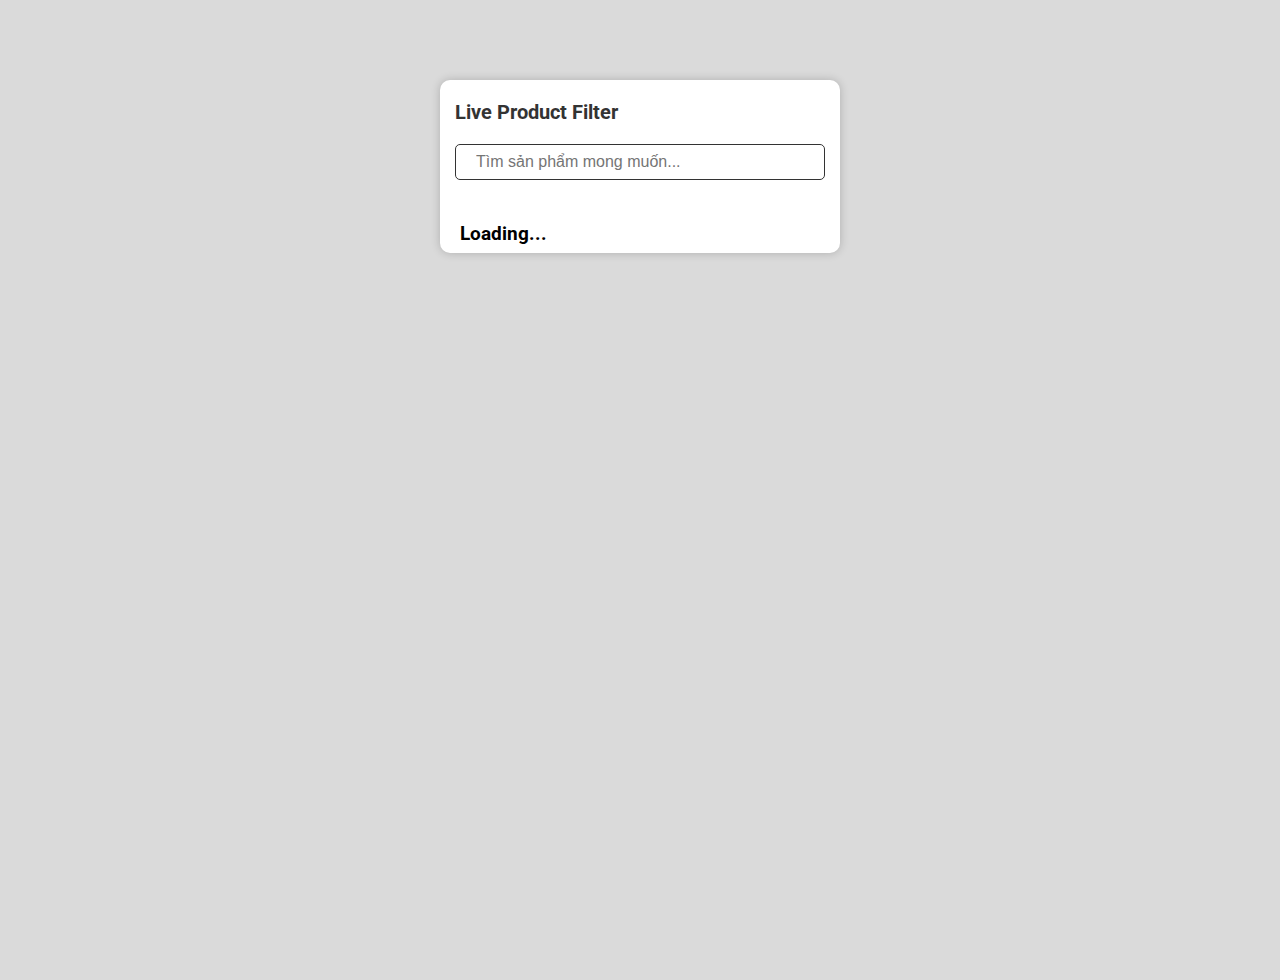
<file: 10day-product-load/index.html>
<!DOCTYPE html>
<html lang="en">
  <head>
    <meta charset="UTF-8" />
    <meta name="viewport" content="width=device-width, initial-scale=1.0" />

    <link
      rel="stylesheet"
      href="https://cdnjs.cloudflare.com/ajax/libs/font-awesome/6.0.0-beta2/css/all.min.css"
      integrity="sha512-YWzhKL2whUzgiheMoBFwW8CKV4qpHQAEuvilg9FAn5VJUDwKZZxkJNuGM4XkWuk94WCrrwslk8yWNGmY1EduTA=="
      crossorigin="anonymous"
      referrerpolicy="no-referrer"
    />

    <link rel="stylesheet" href="style.css" />
    <title>Live Product Filter</title>
  </head>
  <body>
    <div class="container">
      <header>
        <h4 class="title">Live Product Filter</h4>
        <div class="form-input">
          <i class="fas fa-search"></i>
          <input
            type="text"
            id="filter"
            placeholder="Tìm sản phẩm mong muốn..."
          />
        </div>
      </header>

      <div class="products">
        <div>
          <h3>Loading...</h3>
        </div>
      </div>
    </div>
    <script src="main.js"></script>
  </body>
</html>
</file>
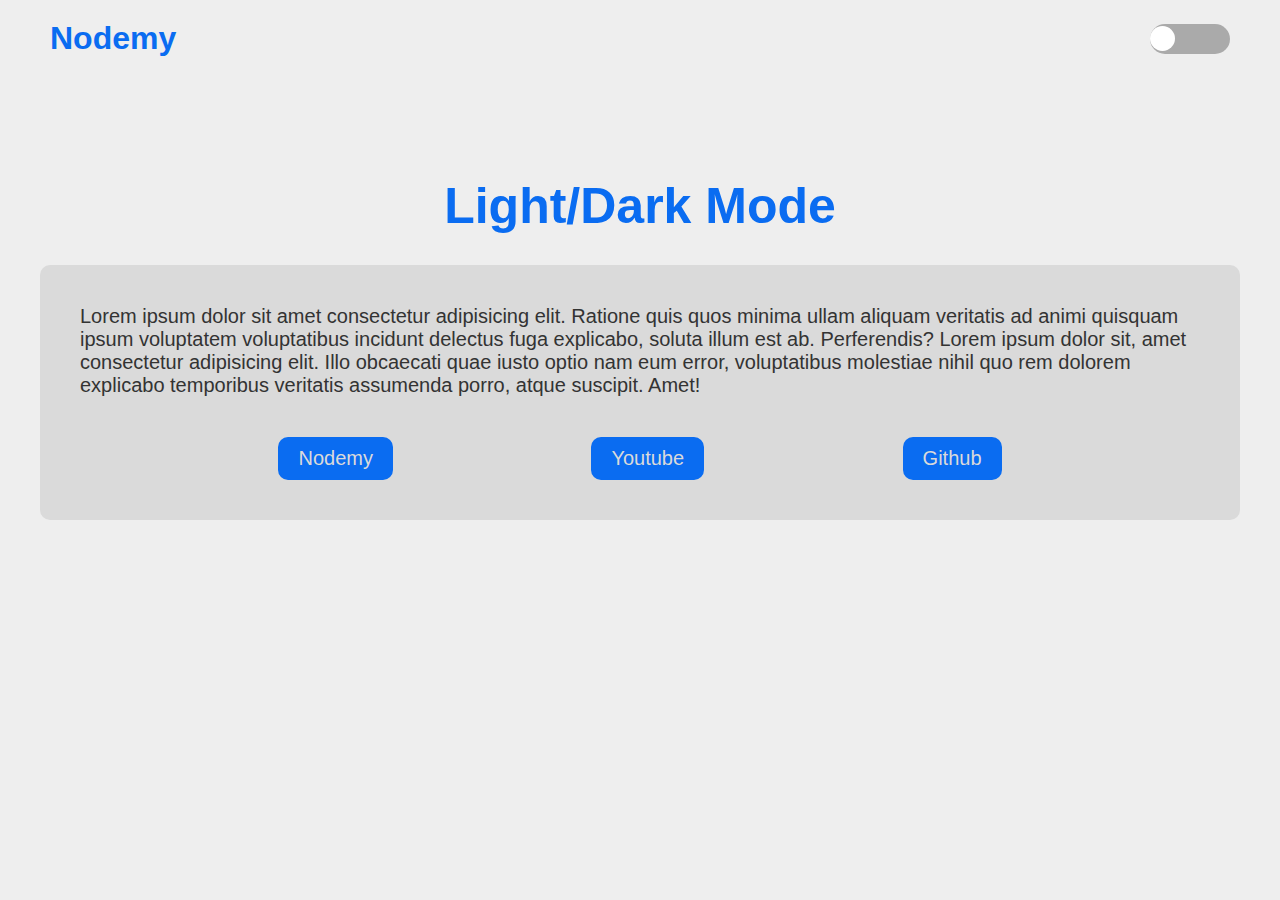
<file: 11day-darkmode/index.html>
<!DOCTYPE html>
<html lang="en">
  <head>
    <meta charset="UTF-8" />
    <meta http-equiv="X-UA-Compatible" content="IE=edge" />
    <meta name="viewport" content="width=device-width, initial-scale=1.0" />
    <title>Dark And Light Mode</title>
    <link rel="stylesheet" href="style.css" />
  </head>
  <body>
    <header>
      <h1>Nodemy</h1>
      <div class="toggle">
        <input type="checkbox" id="toggleMode" hidden />
        <label for="toggleMode"></label>
      </div>
    </header>
    <main>
      <h2>Light/Dark Mode</h2>
      <div class="box">
        <p>
          Lorem ipsum dolor sit amet consectetur adipisicing elit. Ratione quis
          quos minima ullam aliquam veritatis ad animi quisquam ipsum voluptatem
          voluptatibus incidunt delectus fuga explicabo, soluta illum est ab.
          Perferendis? Lorem ipsum dolor sit, amet consectetur adipisicing elit.
          Illo obcaecati quae iusto optio nam eum error, voluptatibus molestiae
          nihil quo rem dolorem explicabo temporibus veritatis assumenda porro,
          atque suscipit. Amet!
        </p>
        <div class="box-social">
          <a target="_blank" href="https://www.nodemy.vn/projects-html-css-js"
            >Nodemy</a
          >
          <a
            target="_blank"
            href="https://www.youtube.com/watch?v=3odtU8VL3Mc&list=PLodO7Gi1F7R0zA8RkRHcDgnPduNBmjkb5"
            >Youtube</a
          >
          <a
            target="_blank"
            href="https://github.com/namndwebdev/html-css-js-thuc-chien"
            >Github</a
          >
        </div>
      </div>
    </main>

    <script src="main.js"></script>
  </body>
</html>
</file>
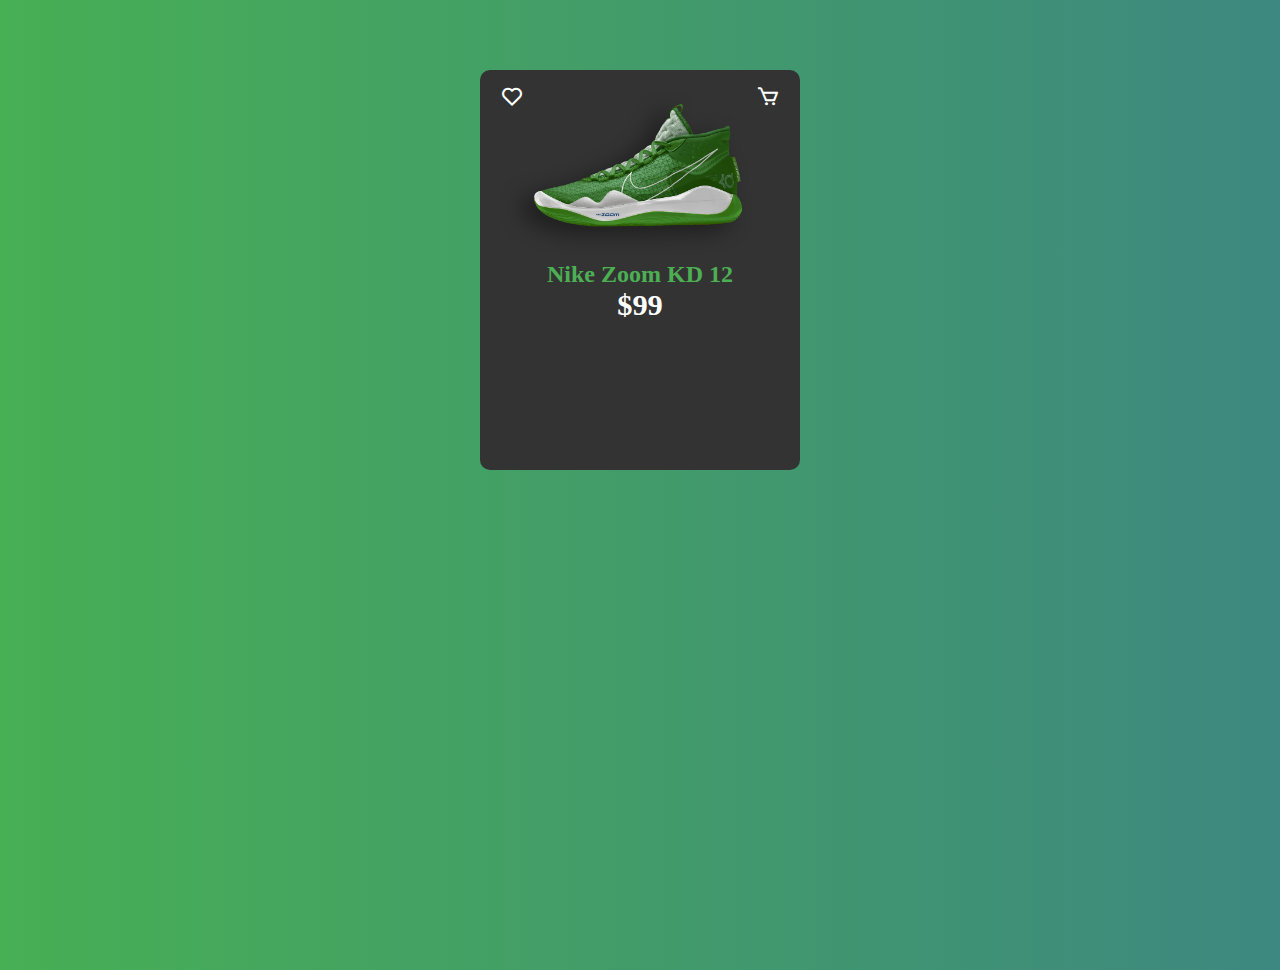
<file: 1day-FE-product/index.html>
<!DOCTYPE html>
<html lang="en">

<head>
    <meta charset="UTF-8">
    <meta name="viewport" content="width=device-width, initial-scale=1.0">
    <link rel="stylesheet" href="style.css">
    <link href='https://unpkg.com/boxicons@2.1.4/css/boxicons.min.css' rel='stylesheet'>
    <title>FE-Product</title>
</head>

<body>
    <div class="card">
        <div class="card__heart">
            <i class='bx bx-heart'></i>
        </div>
        <div class="card__cart">
            <i class='bx bx-cart'></i>
        </div>
        <div class="card__img">
            <img src="product.png" alt="">
        </div>
        <div class="card__title">
            <h2>Nike Zoom KD 12</h2>
        </div>
        <div class="card__price">
            <h3>$99</h3>
        </div>
        <div class="card__size">
            <h3>Size:</h3>
            <span>6</span>
            <span>7</span>
            <span>8</span>
            <span>9</span>
        </div>
        <div class="card__color">
            <h3>Color:</h3>
            <span class="green"></span>
            <span class="red"></span>
            <span class="black"></span>
        </div>
        <div class="card__buttom">
            <button>Buy now</button>
            <button>Add cart</button>
        </div>
    </div>
</body>

</html>
</file>
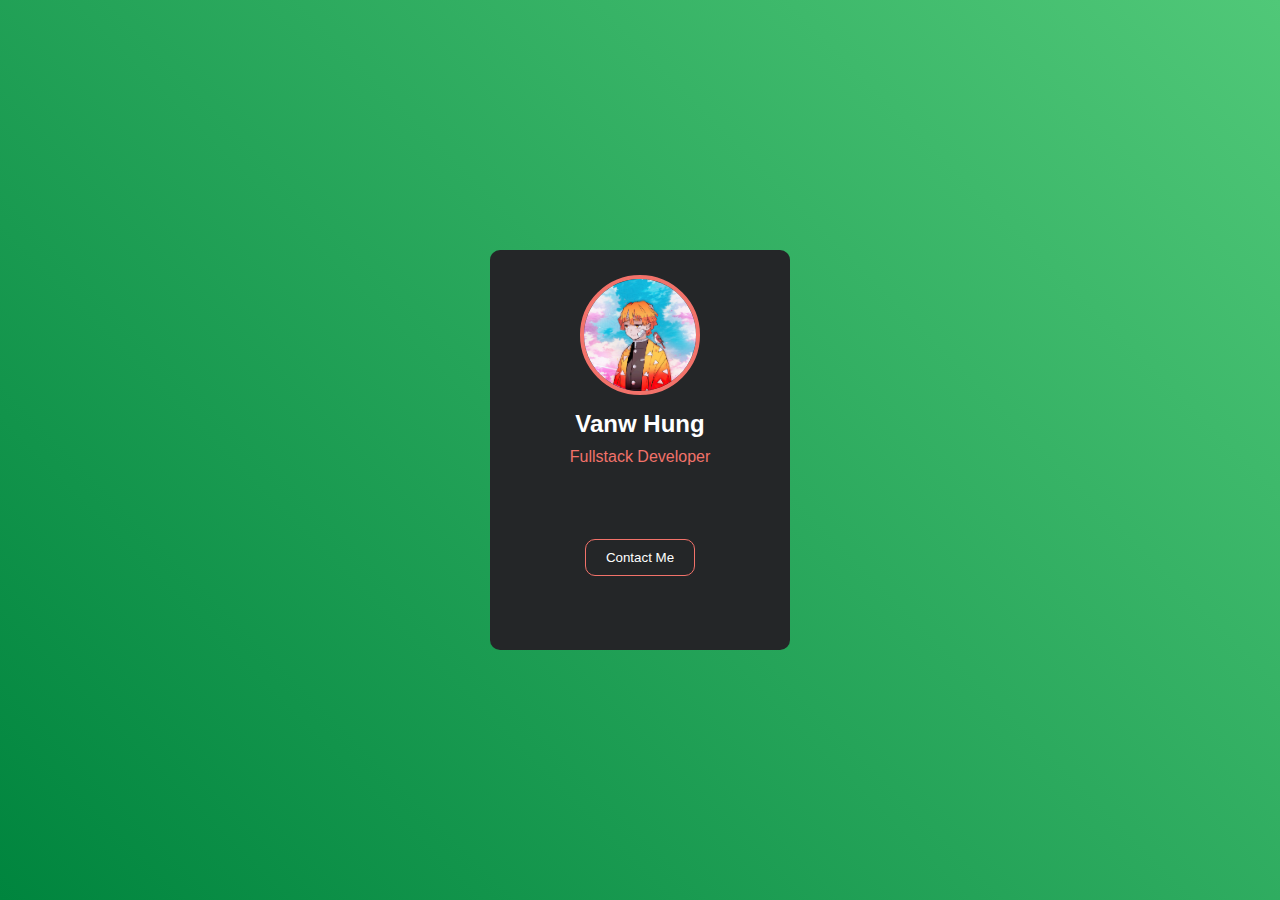
<file: 2day-Fe-profile/index.html>
<!DOCTYPE html>
<html lang="en">
<head>
    <meta charset="UTF-8">
    <meta name="viewport" content="width=device-width, initial-scale=1.0">
    <link
      rel="stylesheet"
      href="https://cdnjs.cloudflare.com/ajax/libs/font-awesome/6.0.0-beta2/css/all.min.css"
      integrity="sha512-YWzhKL2whUzgiheMoBFwW8CKV4qpHQAEuvilg9FAn5VJUDwKZZxkJNuGM4XkWuk94WCrrwslk8yWNGmY1EduTA=="
      crossorigin="anonymous"
      referrerpolicy="no-referrer"
    />
    <link rel="stylesheet" href="index.css">
    <title>Day 2-Profile</title>
</head>
<body>
    <div class="card">
        <div class="card__img">
            <img  src="name.jpg" alt="">
        </div>
        <h2>Vanw Hung</h2>
        <p>Fullstack Developer</p>
        <div class="card__social">
            <a href="#">
                <i class="fab fa-tiktok"></i>
            </a>
            <a href="#">
                <i class="fab fa-youtube"></i>
            </a>
            <a href="https://www.facebook.com/alone.dev2003">
                <i class="fab fa-facebook"></i>
            </a>
            <a href="https://github.com/HungDevPy">
                <i class="fab fa-github"></i>
            </a>
        </div>
        <button>Contact Me</button>
    </div>
</body>
</html>
</file>
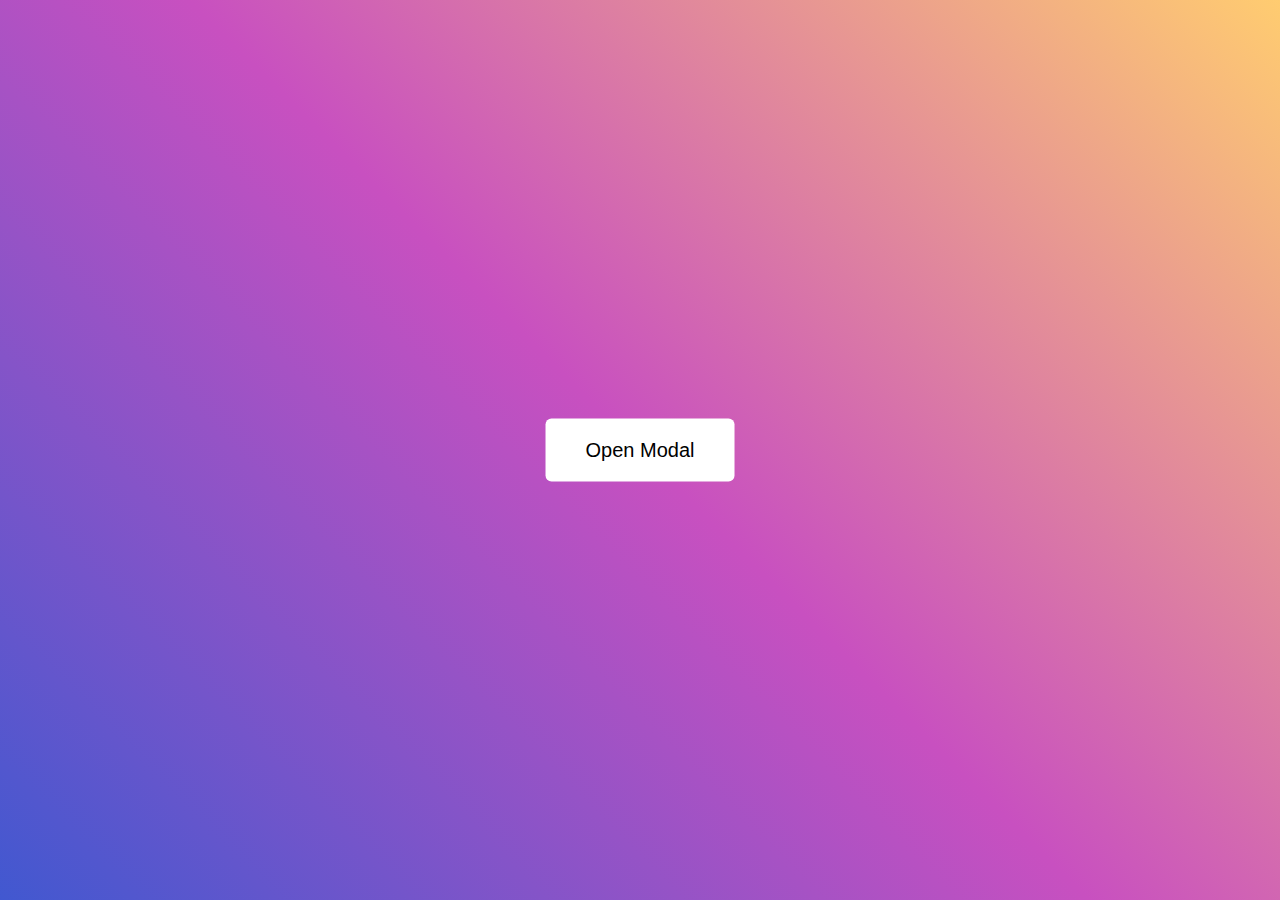
<file: 3day-Fe-Model/index.html>
<!DOCTYPE html>
<html lang="en">
<head>
    <meta charset="UTF-8">
    <meta name="viewport" content="width=device-width, initial-scale=1.0">
    <link
      rel="stylesheet"
      href="https://cdnjs.cloudflare.com/ajax/libs/font-awesome/6.0.0-beta2/css/all.min.css"
      integrity="sha512-YWzhKL2whUzgiheMoBFwW8CKV4qpHQAEuvilg9FAn5VJUDwKZZxkJNuGM4XkWuk94WCrrwslk8yWNGmY1EduTA=="
      crossorigin="anonymous"
      referrerpolicy="no-referrer"
    />
    <link rel="stylesheet" href="style.css">
    <title>Model</title>
</head>
<body>
    <div class="main">
        <Button class="button-main">Open Modal</Button>
        <div class="model">
            <div class="model__inner">
                <div class="model__header">
                    <p>Welcome to Nodemy</p>
                    <i class="model-icon fas fa-times"></i>
                </div>
                <div class="model__content">
                    <h2>js</h2>
                    <p>Tập Làm Quen Với Js</p>
                </div>
                <div class="model__footer">
                    <button class="close-btn">Close</button>
                </div>
            </div>
        </div>
    </div>
    <script src="main.js"></script>
</body>
</html>
</file>
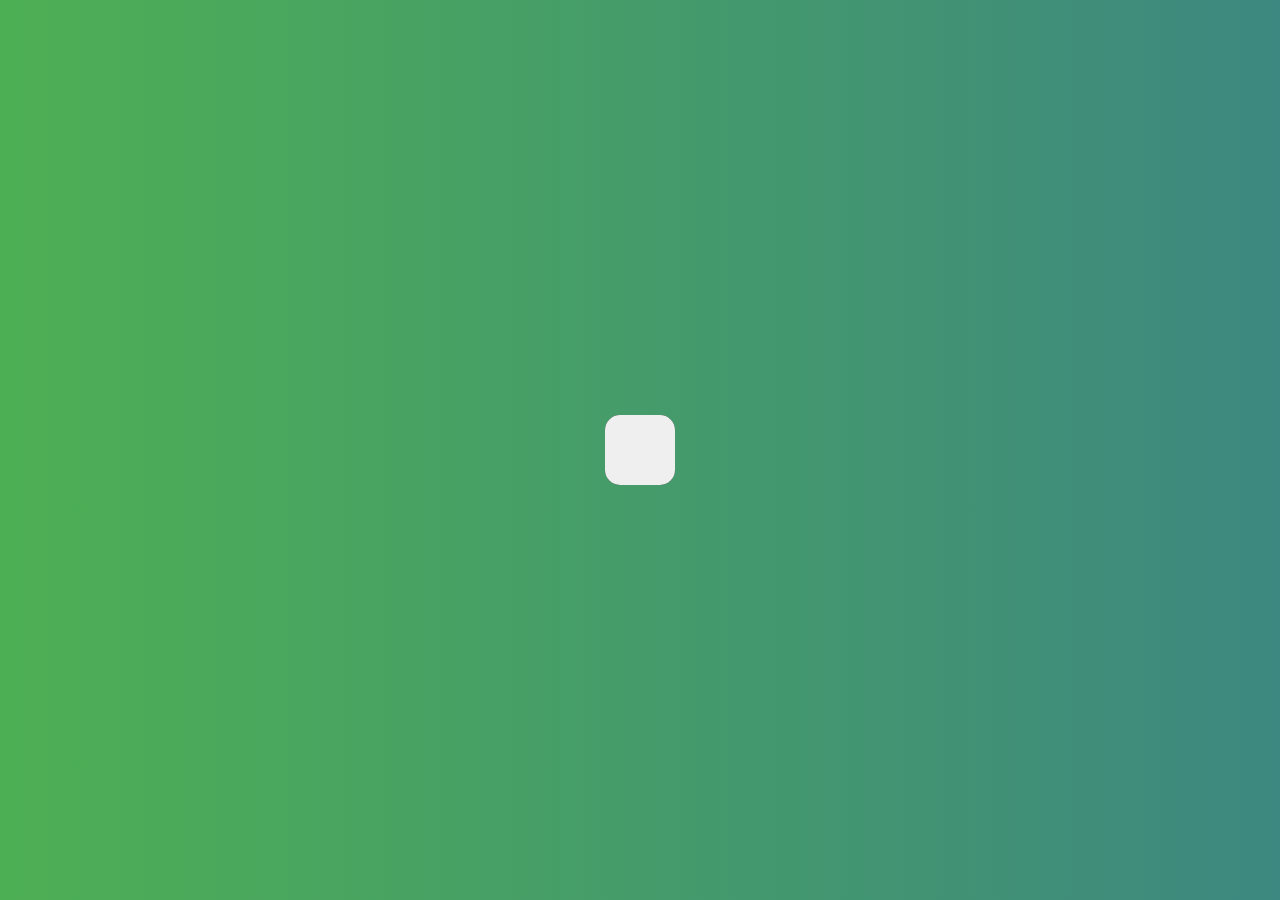
<file: 6day-Fe/index.html>
<!DOCTYPE html>
<html lang="en">
<head>
    <meta charset="UTF-8">
    <meta name="viewport" content="width=device-width, initial-scale=1.0">
    <link rel="stylesheet" href="style.css">
    <link
			rel="stylesheet"
			href="https://cdnjs.cloudflare.com/ajax/libs/font-awesome/6.0.0-beta2/css/all.min.css"
			integrity="sha512-YWzhKL2whUzgiheMoBFwW8CKV4qpHQAEuvilg9FAn5VJUDwKZZxkJNuGM4XkWuk94WCrrwslk8yWNGmY1EduTA=="
			crossorigin="anonymous"
			referrerpolicy="no-referrer"
		/>
    <title>Day 6</title>
</head>
<body>
    <div class="search__box ">
        <input type="text" class="search-input">
        <button class="search-btn">
            <i class="fas fa-search"></i>
        </button>
    </div>
    <script src="main.js"></script>
</body>
</html>
</file>
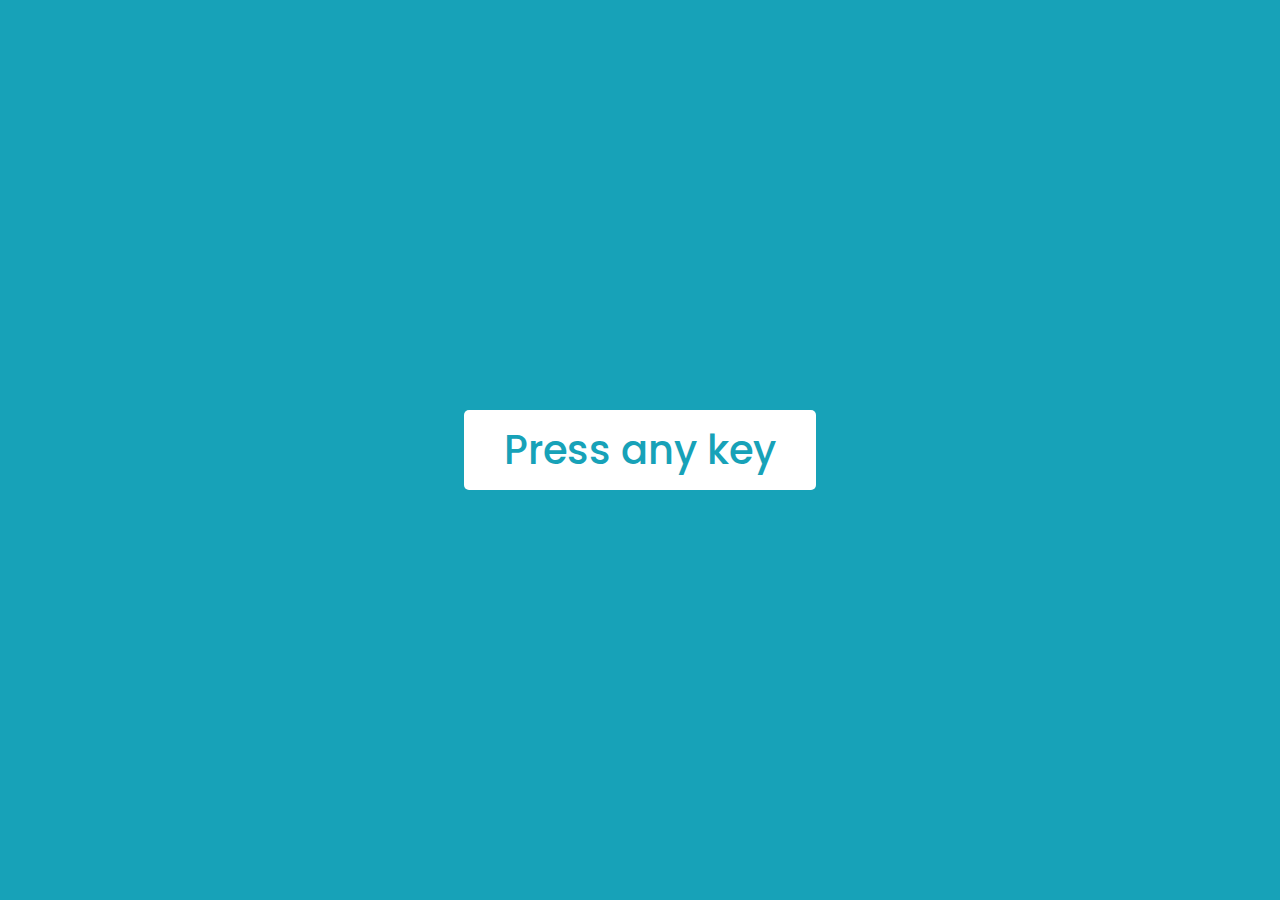
<file: 7day-Fe/index.html>
<!DOCTYPE html>
<html lang="en">
<head>
    <meta charset="UTF-8">
    <meta name="viewport" content="width=device-width, initial-scale=1.0">
    <link rel="stylesheet" href="style.css">
    <title>Day 7</title>
</head>
<body>
    <div class="alert">
        Press any key
    </div>
    <div class="box">
        <div class="result">
            34
        </div>
        <div class="detail">
            <div class="card key">
                <p>Key</p>
                <p>0</p>
            </div>
            <div class="card location">
                <p>Location</p>
                <p>0</p>
            </div>
            <div class="card which">
                <p>Which</p>
                <p>0</p>
            </div>
            <div class="card code">
                <p>Code</p>
                <p>0</p>
            </div>
        </div>
    </div>
    <script src="main.js"></script>
</body>
</html>
</file>
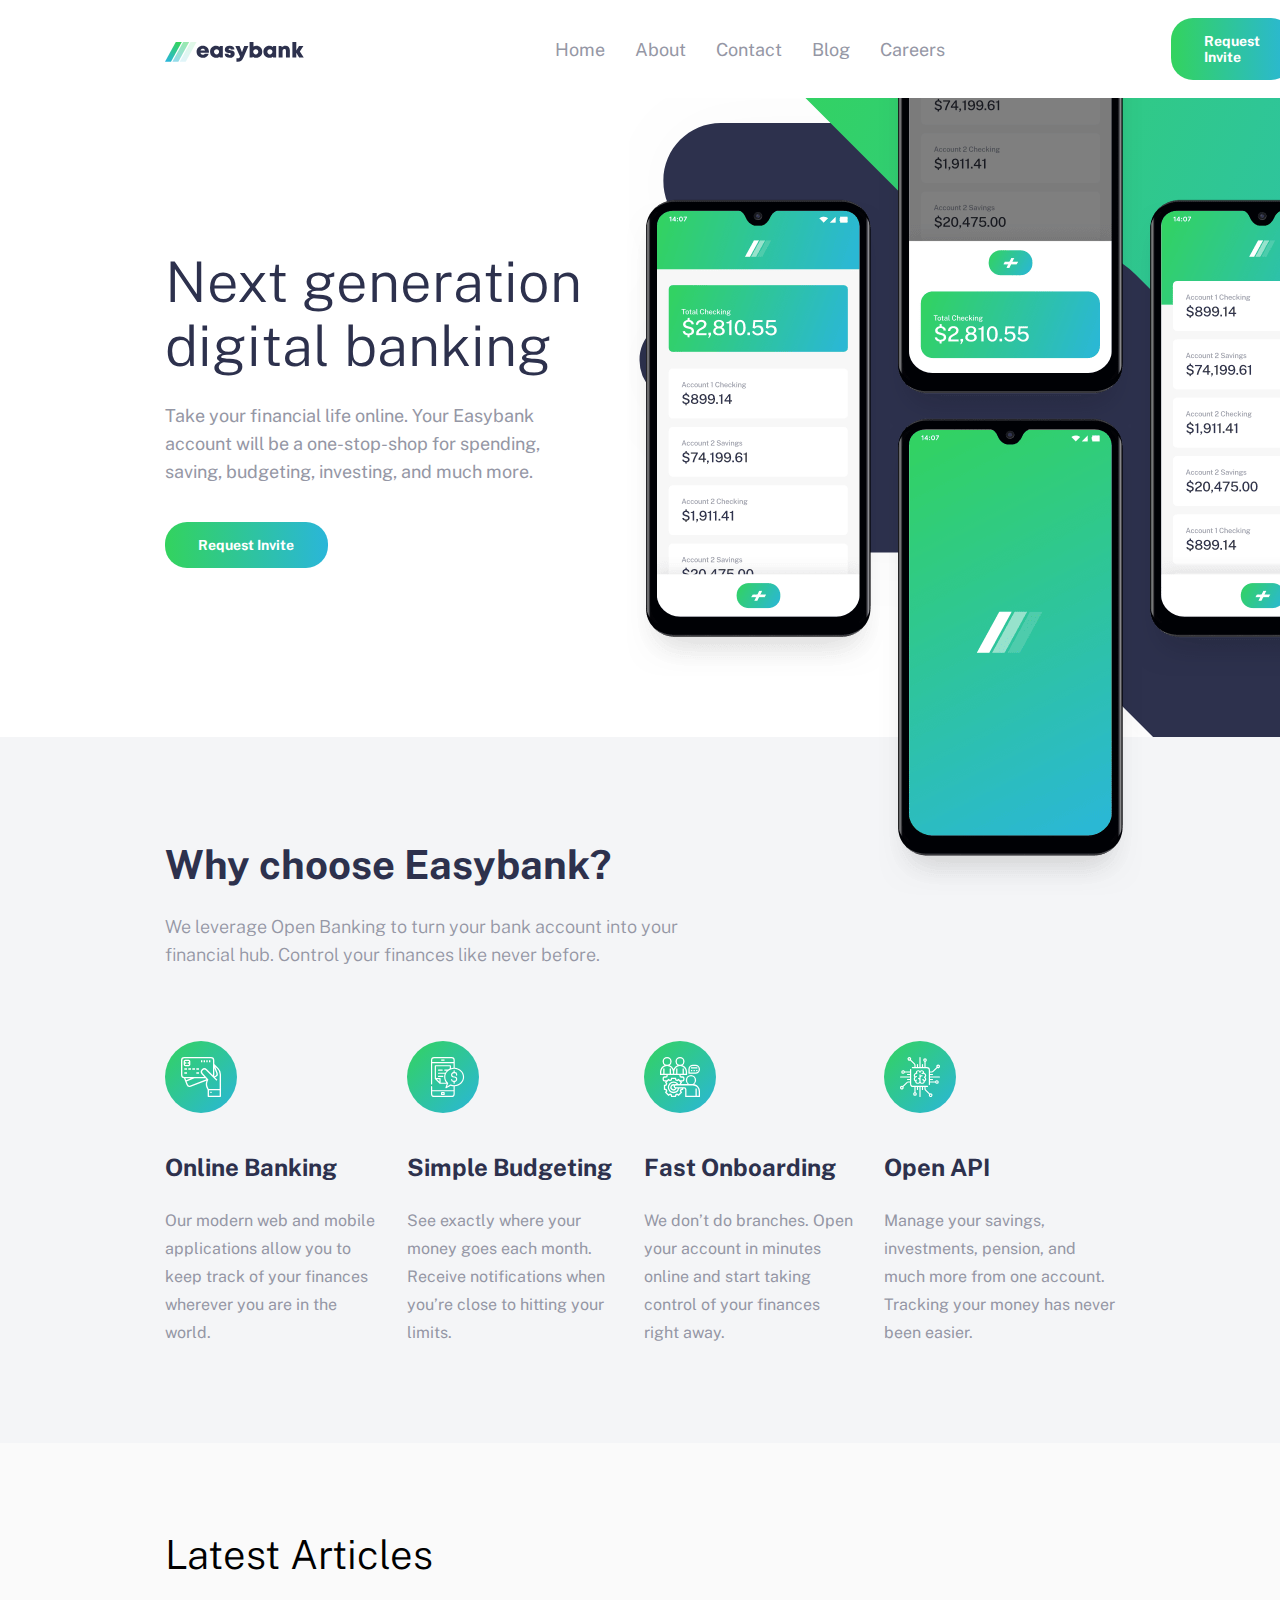
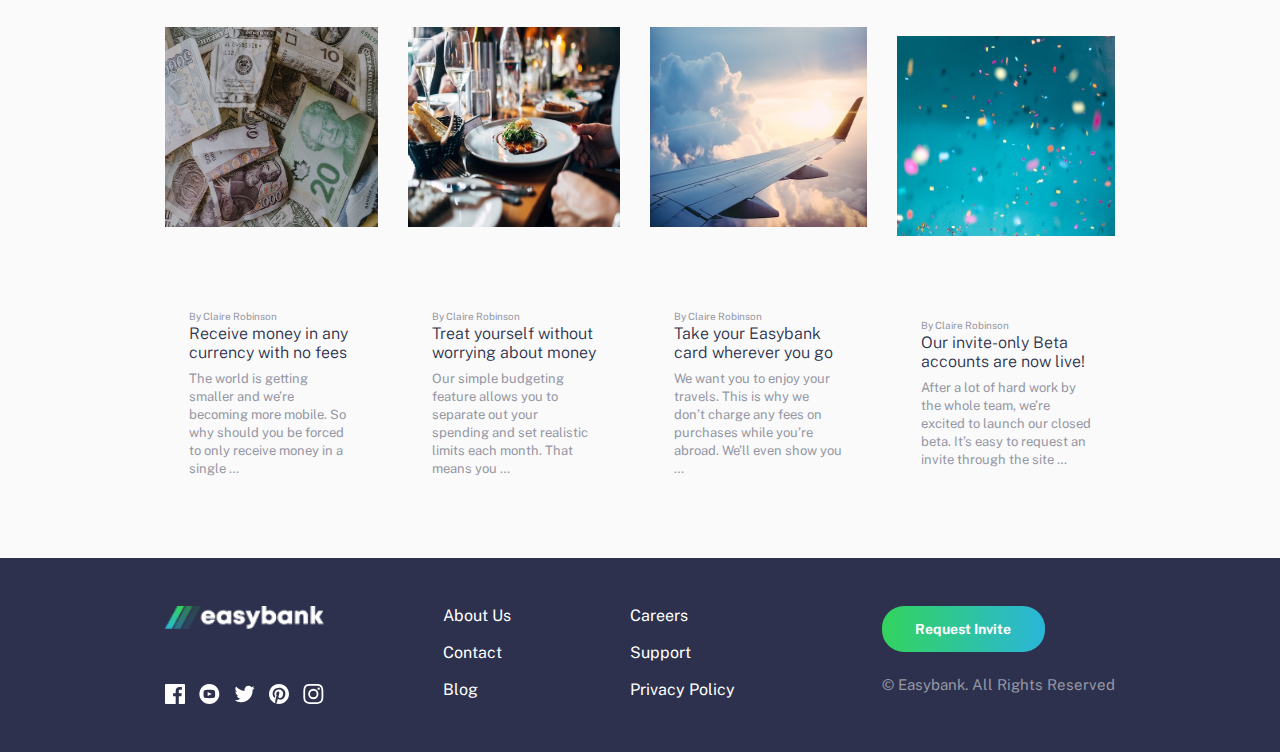
<file: 8day- Leading Page Responsive/index.html>
<!DOCTYPE html>
<html lang="en">

<head>
    <meta charset="UTF-8">
    <meta name="viewport" content="width=device-width, initial-scale=1.0">
    <link rel="preconnect" href="https://fonts.googleapis.com">
    <link rel="preconnect" href="https://fonts.gstatic.com" crossorigin>
    <link href="https://fonts.googleapis.com/css2?family=Public+Sans:ital,wght@0,100..900;1,100..900&display=swap"
        rel="stylesheet">
    <link rel="stylesheet" href="style.css">
    <title>FigMa-Session1</title>
</head>

<body>
    <header class="header">
        <div class="header-menu">
            <h1 class="header-logo">
                <img src="images/logo.svg" alt="Logo">
            </h1>
            <ul class="menu-list">
                <li>Home</li>
                <li>About</li>
                <li>Contact</li>
                <li>Blog</li>
                <li>Careers</li>
            </ul>
            <a href="#" class="btn">Request Invite</a>
            <div class="menu-mobile">
                <img src="./images/icon-hamburger.svg" alt="menu" class="active">
                <img src="./images/icon-close.svg" alt="" class="no-active">   
            </div>
            <div class="bg-menu">
                <ul class="menu-mobile-box">
                    <li>Home</li>
                    <li>About</li>
                    <li>Contact</li>
                    <li>Blog</li>
                    <li>Careers</li>
                </ul>
            </div>  
        </div>
        <div class="header-banner">
            <div class="banner-infor">
                <h2>Next generation digital banking</h2>
                <p>Take your financial life online. Your Easybank account will be a one-stop-shop for spending, saving,
                    budgeting, investing, and much more.</p>
                <a href="#" class="btn">Request Invite</a>
            </div>
            <div class="banner-image">
                <img src="images/image-mockups.png" alt="Mockups">
            </div>
        </div>
    </header>
    <main class="main">
        <div class="section">
            <div class="section-header">
                <h2>Why choose Easybank?</h2>
                <p>We leverage Open Banking to turn your bank account into your financial hub. Control your finances
                    like never before.</p>
            </div>
            <div class="section-list">
                <div class="list-item">
                    <img src="images/icon-online.svg" alt="Online Banking">
                    <div class="list-item-infor">
                        <h3>Online Banking</h3>
                        <p>Our modern web and mobile applications allow you to keep track of your finances wherever you
                            are in the world.</p>

                    </div>
                </div>
                <div class="list-item">
                    <img src="images/icon-budgeting.svg" alt="Simple Budgeting">
                    <div class="list-item-infor">
                        <h3>Simple Budgeting</h3>
                        <p>See exactly where your money goes each month. Receive notifications when you’re close to
                            hitting your limits.</p>
                    </div>
                </div>
                <div class="list-item">
                    <img src="images/icon-onboarding.svg" alt="Fast Onboarding">
                    <div class="list-item-infor">
                        <h3>Fast Onboarding</h3>
                        <p>We don’t do branches. Open your account in minutes online and start taking control of your
                            finances right away.</p>
                    </div>
                </div>
                <div class="list-item">
                    <img src="images/icon-api.svg" alt="Open API">
                    <div class="list-item-infor">
                        <h3>Open API</h3>
                        <p>Manage your savings, investments, pension, and much more from one account. Tracking your
                            money has never been easier.</p>
                    </div>
                </div>
            </div>
        </div>
        <div class="articles">
            <div class="articles-header">
                <h2>Latest Articles</h2>
            </div>
            <div class="articles-list">
                <div class="article-item">
                    <img src="images/image-currency.jpg" alt="Currency">
                    <div class="article-item-infor">
                        <span class="auth">By Claire Robinson</span>
                        <h3>Receive money in any currency with no fees</h3>
                        <p>The world is getting smaller and we’re becoming more mobile. So why should you be forced to
                            only receive money in a single …</p>
                    </div>
                </div>
                <div class="article-item">
                    <img src="images/image-restaurant.jpg" alt="Restaurant">
                    <div class="article-item-infor">
                        <span class="auth">By Claire Robinson</span>
                        <h3>Treat yourself without worrying about money</h3>
                        <p>Our simple budgeting feature allows you to separate out your spending and set realistic
                            limits
                            each month. That means you …</p>
                    </div>
                </div>
                <div class="article-item">
                    <img src="images/image-plane.jpg" alt="Plane">
                    <div class="article-item-infor">
                        <span class="auth">By Claire Robinson</span>
                        <h3>Take your Easybank card wherever you go</h3>
                        <p>We want you to enjoy your travels. This is why we don’t charge any fees on purchases while
                            you’re abroad. We’ll even show you …</p>
                    </div>
                </div>
                <div class="article-item">
                    <img src="images/image-confetti.jpg" alt="Confetti">
                    <div class="article-item-infor">
                        <span class="auth">By Claire Robinson</span>
                        <h3>Our invite-only Beta accounts are now live!</h3>
                        <p>After a lot of hard work by the whole team, we’re excited to launch our closed beta. It’s
                            easy
                            to request an invite through the site …</p>
                    </div>
                </div>
            </div>
        </div>
    </main>
    <footer class="footer">
        <div class="footer-menu">
            <div class="footer-bard">
                <img src="./images/logo-footer.png" alt="logo footer">
                <div class="footer-logo">
                    <img src="./images/icon-facebook.svg" alt="logo facebook">
                    <img src="./images/icon-youtube.svg" alt="logo youtube">
                    <img src="./images/icon-twitter.svg" alt="logo twitter">
                    <img src="./images/icon-pinterest.svg" alt="logo pinterest">
                    <img src="./images/icon-instagram.svg" alt="logo instagram">
                </div>
            </div>
            <ul class="footer-list">
                <li>About Us</li>
                <li>Contact</li>
                <li>Blog</li>
            </ul>
            <ul class="footer-list">
                <li>Careers</li>
                <li>Support</li>
                <li>Privacy Policy</li>
            </ul>
        </div>
        <div class="footer-link">
            <a href="#" class="btn">Request Invite</a>
            <p>© Easybank. All Rights Reserved</p>
        </div>
        <script src="main.js"></script>
    </footer>
</body>

</html>
</file>
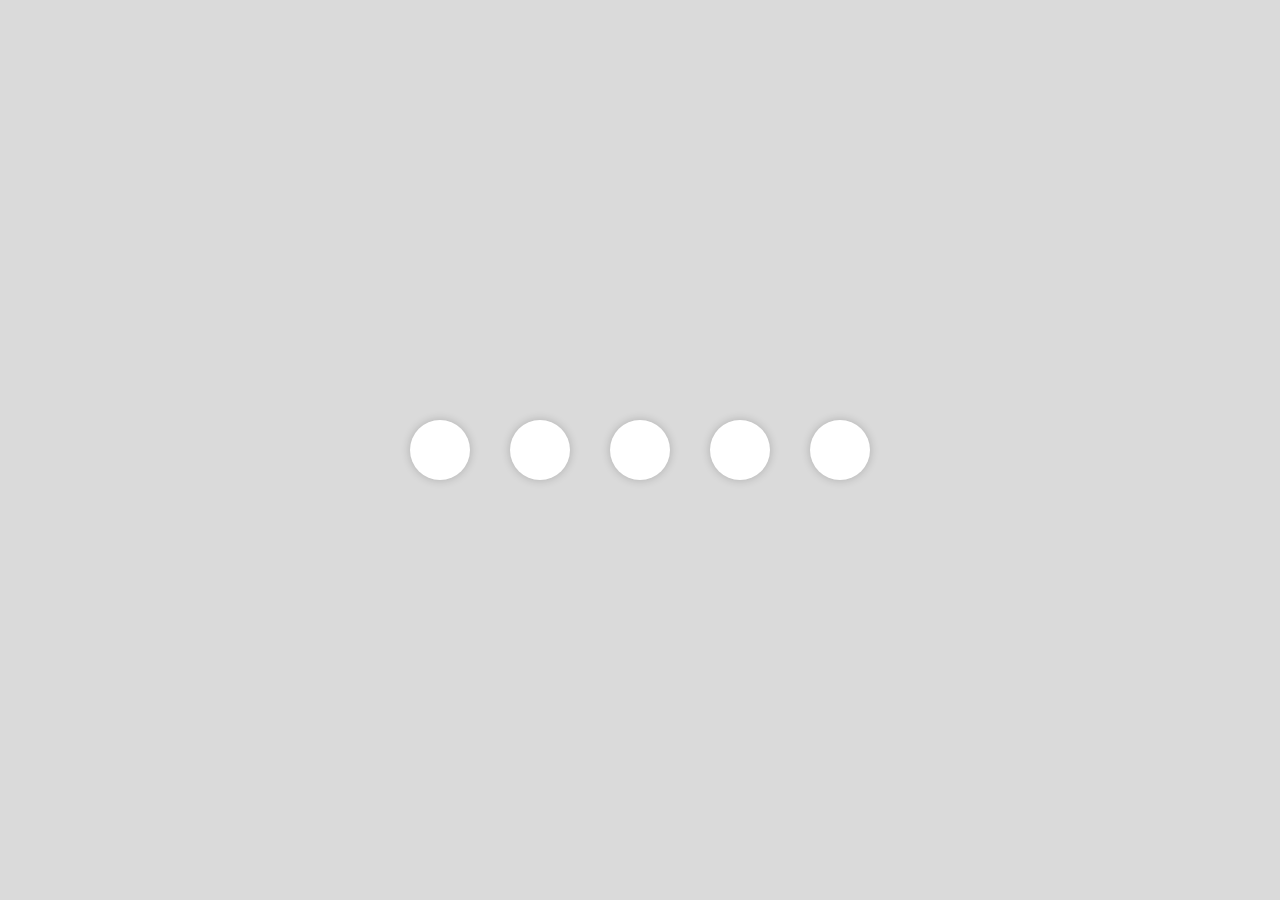
<file: day14/index.html>
<!DOCTYPE html>
<html lang="en">
<head>
    <meta charset="UTF-8">
    <meta http-equiv="X-UA-Compatible" content="IE=edge">
    <meta name="viewport" content="width=device-width, initial-scale=1.0">
    <title>Tooltip</title>
    <link rel="stylesheet" href="https://cdnjs.cloudflare.com/ajax/libs/font-awesome/6.0.0-beta3/css/all.min.css" integrity="sha512-Fo3rlrZj/k7ujTnHg4CGR2D7kSs0v4LLanw2qksYuRlEzO+tcaEPQogQ0KaoGN26/zrn20ImR1DfuLWnOo7aBA==" crossorigin="anonymous" referrerpolicy="no-referrer" />
    <link rel="stylesheet" href="style.css">
</head>
<body>
    <div class="wrapper">
        <div class="icon facebook">
            <i class="fab fa-facebook-f"></i>
            <span class="tooltip">Facebook</span>
        </div>
        <div class="icon github">
            <i class="fab fa-github"></i>
            <span class="tooltip">Github</span>
        </div>
        <div class="icon twitter">
            <i class="fab fa-twitter"></i>
            <span class="tooltip">Twitter</span>
        </div>
        <div class="icon instagram">
            <i class="fab fa-instagram"></i>
            <span class="tooltip">Instagram</span>
        </div>
        <div class="icon youtube">
            <i class="fab fa-youtube"></i>
            <span class="tooltip">Youtube</span>
        </div>
    </div>
</body>
</html>
</file>
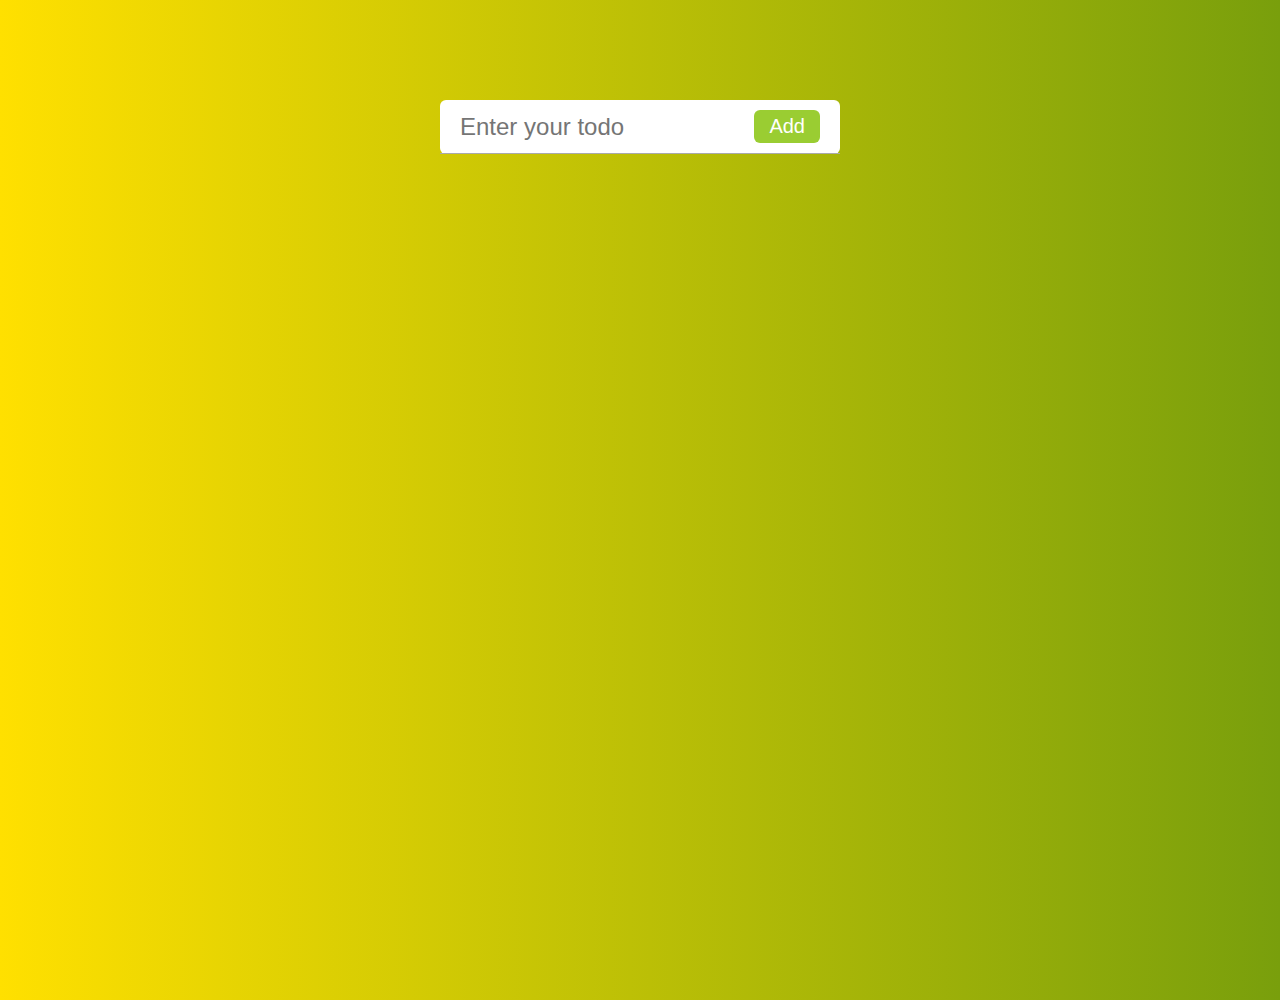
<file: day_13/index.html>
<!DOCTYPE html>
<html lang="en">
	<head>
		<meta charset="UTF-8" />
		<meta http-equiv="X-UA-Compatible" content="IE=edge" />
		<meta name="viewport" content="width=device-width, initial-scale=1.0" />
		<title>Todo List</title>
		<link
			rel="stylesheet"
			href="https://cdnjs.cloudflare.com/ajax/libs/font-awesome/6.0.0-beta2/css/all.min.css"
			integrity="sha512-YWzhKL2whUzgiheMoBFwW8CKV4qpHQAEuvilg9FAn5VJUDwKZZxkJNuGM4XkWuk94WCrrwslk8yWNGmY1EduTA=="
			crossorigin="anonymous"
			referrerpolicy="no-referrer"
		/>
		<link rel="stylesheet" href="style.css" />
	</head>
	<body>
		<div class="container">
			<form class="form">
				<input type="text" placeholder="Enter your todo" />
				<button>Add</button>
			</form>
			<ul class="todos"></ul>
		</div>

		<script src="main.js"></script>
	</body>
</html>
</file>
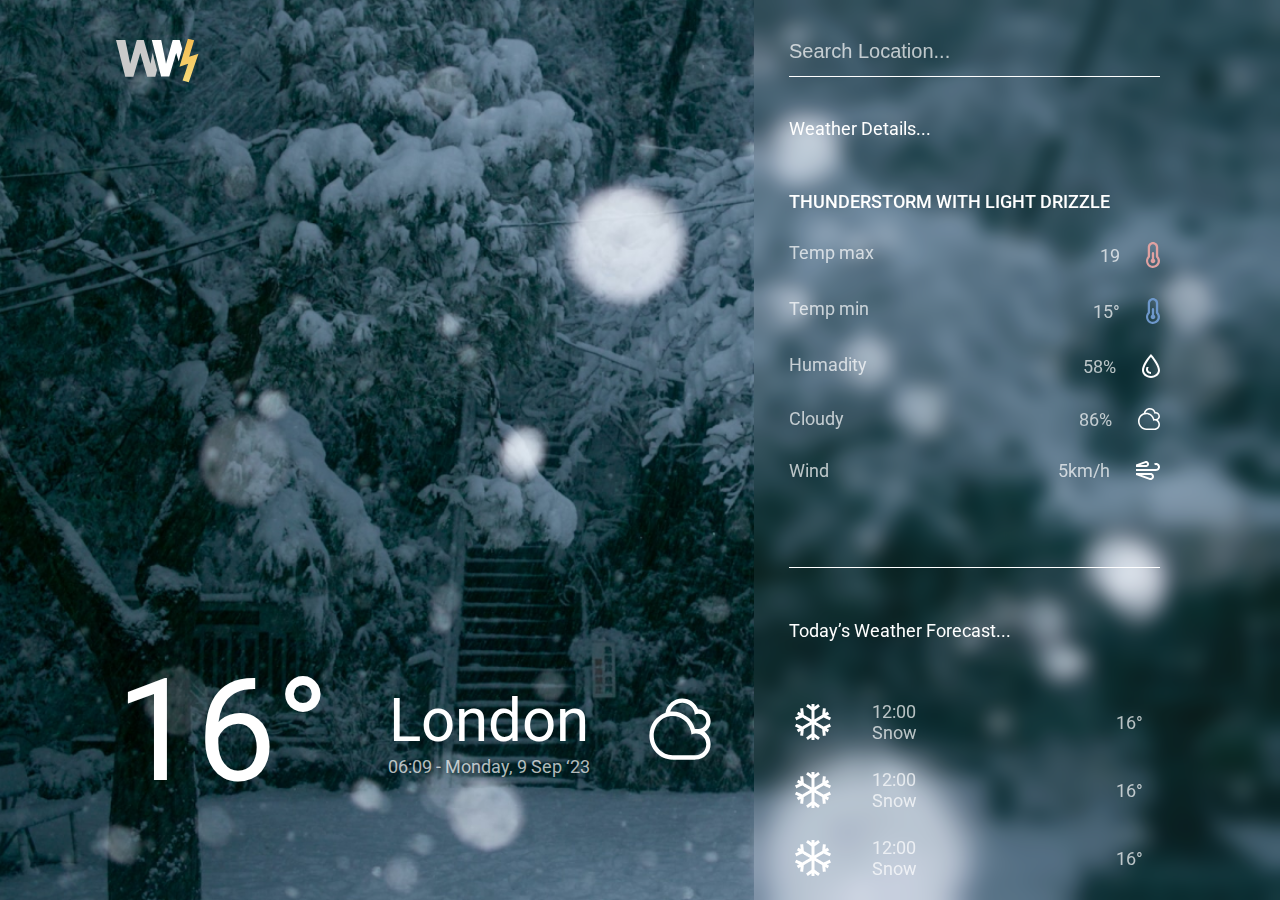
<file: weather/index.html>
<!DOCTYPE html>
<html lang="en">

<head>
    <meta charset="UTF-8">
    <meta name="viewport" content="width=device-width, initial-scale=1.0">
    <link rel="stylesheet" href="style.css">
    <link rel="stylesheet" href="https://cdnjs.cloudflare.com/ajax/libs/font-awesome/6.0.0-beta2/css/all.min.css"
        integrity="sha512-YWzhKL2whUzgiheMoBFwW8CKV4qpHQAEuvilg9FAn5VJUDwKZZxkJNuGM4XkWuk94WCrrwslk8yWNGmY1EduTA=="
        crossorigin="anonymous" referrerpolicy="no-referrer" />
    <title>Weather One Day</title>
</head>

<body>
    <div class="main">
        <div class="logo">
            <img src="./img/logo.svg" alt="logo">
            <div class="sreach-mb">
                <input type="text" placeholder="Search Location..." class="search-input">
                <button><i class="fas fa-search"></i></button>
            </div>
        </div>
        <div class="information">
            <h2>16°</h2>
            <div class="name">
                <h3 class="city">London</h3>
                <p class="day">06:09 - Monday, 9 Sep ‘23</p>
            </div>
            <div class="wind">
                <img src="./img/outline.svg" alt="">
            </div>
        </div>
        <div class="weather">
            <div class="sreach">
                <input type="text" placeholder="Search Location..." class="search-input">
                <button><i class="fas fa-search"></i></button>
            </div>
            <span>Weather Details...</span>
            <div class="details">
                <span>thunderstorm with light drizzle</span>
                <div class="temp">
                    <p>Temp max</p>
                    <div class="temp-right max">
                        <p>19</p>
                        <img src="./img/vector.svg" alt="">
                    </div>
                </div>
                <div class="temp">
                    <p>Temp min</p>
                    <div class="temp-right min">
                        <p>15°</p>
                        <img src="./img/vector-2.svg" alt="">
                    </div>
                </div>
                <div class="temp">
                    <p>Humadity</p>
                    <div class="temp-right humadity">
                        <p>58%</p>
                        <img src="./img/outline-2.svg" alt="">
                    </div>
                </div>
                <div class="temp">
                    <p>Cloudy</p>
                    <div class="temp-right cloudy">
                        <p>86%</p>
                        <img src="./img/outline-3.svg" alt="">
                    </div>
                </div>
                <div class="temp">
                    <p>Wind</p>
                    <div class="temp-right wind">
                        <p>5km/h</p>
                        <img src="./img/outline-4.svg" alt="">
                    </div>
                </div>
            </div>
            <span id="span1"></span>
            <span>Today’s Weather Forecast...</span>
            <div class="forecast">
                <div class="forecast-item">
                    <div class="forecast-left">
                        <img src="./img/snow.png" alt="">
                        <div class="forecast-left-main">
                            <p>12:00</p>
                            <p>Snow</p>
                        </div>
                    </div>
                    <p>16°</p>
                </div>
                <div class="forecast-item">
                    <div class="forecast-left">
                        <img src="./img/snow.png" alt="">
                        <div class="forecast-left-main">
                            <p>12:00</p>
                            <p>Snow</p>
                        </div>
                    </div>
                    <p>16°</p>
                </div>
                <div class="forecast-item">
                    <div class="forecast-left">
                        <img src="./img/snow.png" alt="">
                        <div class="forecast-left-main">
                            <p>12:00</p>
                            <p>Snow</p>
                        </div>
                    </div>
                    <p>16°</p>
                </div>
            </div>


        </div>
        <script src="main.js"></script>
</body>

</html>
</file>
<file: 10day-product-load/style.css>
@import url('https://fonts.googleapis.com/css2?family=Roboto:wght@400;700&display=swap');

* {
	padding: 0;
	margin: 0;
	box-sizing: border-box;
}

body {
	background-color: #dadada;
	font-family: 'Roboto', sans-serif;
	height: 100vh;
	width: 100%;
}

.container {
	border-radius: 10px;
	box-shadow: 0px 0px 10px rgba(0, 0, 0, 0.2);
	width: 400px;
	margin: 80px auto;
	background-color: #fff;
	overflow: hidden;
}

header {
	padding: 20px 15px;
}

h4 {
	margin-bottom: 20px;
	font-size: 20px;
	color: #333;
}

.form-input {
	display: flex;
	align-items: center;
	border: 1px solid #333;
	border-radius: 5px;
}

.form-input input {
	outline: none;
	border: none;
	background-color: transparent;
	font-size: 16px;
	padding: 8px 10px;
	width: 100%;
}

.form-input i {
	color: #555;
	padding-left: 10px;
}

/* Products */
.products {
	margin-top: 15px;
	width: 100%;
	overflow-y: auto;
	max-height: 400px;
	overflow-y: auto;
}

h3 {
	padding: 8px 20px;
}

.product {
	display: flex;
	align-items: center;
	cursor: pointer;
	margin-bottom: 10px;
	padding: 8px 20px;
	height: 100px;
}

.product:hover {
	background-color: #ddd;
}

.product img {
	width: 50px;
	object-fit: cover;
	object-position: center;
	margin-right: 20px;
}

.product h4 {
	font-size: 15px;
	color: #333;
	margin-bottom: 15px;
	font-weight: 600;
}

.hide {
	display: none;
}
</file>
<file: 11day-darkmode/style.css>
* {
	padding: 0;
	margin: 0;
	box-sizing: border-box;
	font-family: sans-serif;
}

body {
	--primary-color: #0a6cf1;
	--background-color: #eee;
	--box-color: #dadada;
	--text-color: #333;

	background-color: var(--background-color);
}

body.dark {
	--primary-color: #4daf54;
	--background-color: #2d2c2d;
	--box-color: #3b3a3b;
	--text-color: #fff;

	background-color: var(--background-color);
}

header {
	display: flex;
	justify-content: space-between;
	align-items: center;
	padding: 20px 50px;
}

header h1 {
	color: var(--primary-color);
}

.toggle label {
	width: 80px;
	height: 30px;
	background-color: #aaa;
	border-radius: 20px;
	cursor: pointer;
	position: relative;
	display: flex;
	align-items: center;
}

.toggle label::after {
	content: '';
	position: absolute;
	width: 25px;
	height: 25px;
	border-radius: 50%;
	background-color: #fff;
	transition: 0.25s;
}

input:checked + label {
	background-color: var(--primary-color);
}

input:checked + label::after {
	margin-left: 80px;
	transform: translateX(-100%);
}

main {
	width: 1200px;
	margin: 100px auto;
}

h2 {
	color: var(--primary-color);
	font-size: 50px;
	text-align: center;
	margin-bottom: 30px;
}

.box {
	background-color: var(--box-color);
	padding: 40px;
	border-radius: 10px;
	font-size: 20px;
}

.box p {
	color: var(--text-color);
}

.box-social {
	margin-top: 40px;
	display: flex;
	align-items: center;
	justify-content: space-evenly;
}

a {
	text-decoration: none;
	padding: 10px 20px;
	background-color: var(--primary-color);
	color: #dadada;
	border-radius: 10px;
}
</file>
<file: 1day-FE-product/style.css>
@import url('https://fonts.googleapis.com/css2?family=Poppins:wght@400;500;600&display=swap');
:root{
    --primary-color:#4daf54;
}
*{
    margin: 0;
    padding: 0;
    box-sizing: border-box;
}
body{
    height: 100vh;
    width: 100%;
    background:linear-gradient(to right, #47af54,#3d8880);
}
.card{
    margin: 70px auto;
    width: 320px;
    height: 400px;
    background-color: #333;
    border-radius: 10px;
    padding: 20px;
    color: #fff;  
    position: relative; 
}
.card:hover .card__img{
    transform: translateY(-90px) rotate(-20deg);
}
.card__heart,
.card__cart{
    font-size: 24px;
    position: absolute;
    left: 20px;
    top: 15px;
}
.card__cart{
    left: unset;
    right: 20px;
}

.card__img{
    width: 90%;
    transition: 0.5s;
}
img{
    width: 100%;
    height: 100%;
    object-fit: cover;
	object-position: center;
}

.card__title {
    color: var(--primary-color);
    text-align: center;
    transition: 0.5s;
}

.card__price{
    text-align: center;
    font-size: 26px;
    font-weight: 600;
    transition: 0.5s;
}
.card:hover .card__title {
	transform: translate(-40px, -72px);
}

.card:hover .card__price {
	transform: translate(-112px, -72px);
}

.card__size{
    display: flex;
    align-items: center;
    margin-bottom: 15px;
    transition: 0.25s;
}
.card__size h3{
    margin-right: 12px;
}
.card__size span{
    margin: 0 5px;
    padding: 2px 10px;
    background-color: #dadada;
    color: black;
    border-radius: 5px;
    cursor: pointer;
}
.card__size {
	margin-top: 100px;
}

.card:hover .card__size {
	margin-top: -30px;
}
.card__color{
    display: flex;  
    margin-bottom: 15px;
    transition: 0.25s;
}
.card__color h3{
    margin-right: 12px;
}

.card__color span{
    border-radius: 50%;
    width: 20px;
    height: 20px;
    cursor: pointer;
    margin:  0 5px;
}
.card__color span.green {
	background-color: green;
}
.card__color span.red {
	background-color: red;
}
.card__color span.black {
	background-color: black;
}
.card__buttom button{
    color: #fff;
    background-color: var(--primary-color);
    border: none;
    padding: 10px 20px;
    border-radius: 5px;
    outline: none;
    cursor: pointer;
    margin-right: 7px;
    font-weight: 600;
    transition: 0.25s;
}
.card__size,
.card__color,
.card__buttom{
    opacity: 0;
    transition: 0.5s;
    visibility: hidden;
}
.card:hover .card__size,
.card:hover .card__color,
.card:hover .card__buttom {
	transition-delay: 0.2s;
	opacity: 1;
	visibility: visible;
}
</file>
<file: 2day-Fe-profile/index.css>
@import url("https://fonts.googleapis.com/css?family=Poppins:400,500,600,700&display=swap");
:root{
    --pink-color:#f2726a;
}


*{
    margin: 0;
    padding: 0;
    box-sizing: border-box;
        font-family: sans-serif;
}
body{
    background: linear-gradient(45deg, #00853e, #50c878);
    display: flex;
    justify-content: center;
    align-items: center;
    height: 100vh;
    color: #fff;
}
.card{
    height: 400px;
    width: 300px;
    background-color: #242628;
    text-align: center;  
    border-radius: 10px;
    overflow: hidden;
}
.card__img{
    width: 120px;
    height: 120px;
    border-radius: 50%;
    margin: 0 auto;
    border: 4px solid var(--pink-color);
    cursor: pointer;
    overflow: hidden;
    transform: translateY(25px);
    transition: 0.25s;
}
.card__img:hover{
    width: 100%;
    height: 100%;
    border: unset;
    border-radius: unset;
    transform: unset;
}
img{
    width: 100%;
    height: 100%;
    object-fit: cover;
    object-position: center;
}
.card h2 {
    margin-top: 40px;
}
.card p{
    color: var(--pink-color);
    margin: 10px 0;
}
.card__social{
    margin: 25px 0;
}
.card__social a{
    text-decoration: none;
    color: #ffff;
    margin: 25px 20px;
    font-size: 20px;
}
.card__social a:hover{
    color: var(--pink-color);
}
button{
    color: #fff;
    background-color: transparent;
    outline: none;
    border: 1px solid var(--pink-color);
    padding: 10px 20px;
    border-radius: 10px;
    cursor: pointer;
    transition: 0.25s;
}
button:hover{
    background-color: var(--pink-color);
}
</file>
<file: 3day-Fe-Model/style.css>
:root{
    --pink-color: #e26e70;
}
*{
    margin: 0;
    padding: 0;
    box-sizing: border-box;
}
body{
    background-image:linear-gradient(45deg, rgb(65, 88, 208) 0%, rgb(200, 80, 192) 50%, rgb(255, 204, 112) 100%); 
    height: 100vh;
    overflow: hidden;
}
.button-main{
    position: fixed;
    top: 50%;
    left: 50%;
    transform: translate(-50%,-50%);
    border: none;
    padding: 20px 40px;
    cursor: pointer;
    border-radius: 6px;
    font-size: 20px;
    outline: none;
    background-color: #fff;
    transition: 0.25s;
}
.model{
   background-color:rgba(0, 0, 0, 0.6);
   width: 100vw;
   height: 100vh;
   position: fixed;
    top: 0;
    display: none;
}
.model__inner{
    width: 430px;
    top: 50%;
    position: relative;
    background-color: #fff;
    margin: auto;
    border-radius: 5px;
    overflow: hidden;
    animation: showModal linear 0.2s;
    transition: 0.25s; 
}
@keyframes showModal {
    from {
      top: -200px;
      opacity: 0;
    }
    to {
      top: 50%;
      opacity: 1;
    }
  }
.model__header{
    color: #fff;
    display: flex;
    justify-content: space-between;
    align-items: center;
    padding: 15px;
    background-color: var(--pink-color);
    font-size: 21px;
}
.model__content{
    padding: 15px;
}
h2{
    color: var(--pink-color);
    margin-bottom: 10px;
}
.model__footer{
    padding: 15px;
    float: right;
}
.model__footer button{
    background-color: var(--pink-color);
    padding: 10px 20px;
    border-radius: 5px;
    border: none;
    outline: none;
    color: #fff;
    cursor: pointer;
}
</file>
<file: 6day-Fe/style.css>
* {
  margin: 0;
  padding: 0;
  box-sizing: border-box;
}
body {
  height: 100vh;
  display: flex;
  align-items: center;
  justify-content: center;
  background-image: linear-gradient(to right, #4daf54, #3d8880);
}
.search__box {
  width: 70px;
  height: 70px;
  position: relative;
  background-color: #242628;
  overflow: hidden;
  transition: all 0.5s ease;
  border-radius: 15px;

}
.search__box.open {
  width: 420px;
}
.search-input {
  width: 100%;
  height: 100%;
  border: none;
  box-shadow: none;
  padding: 20px 100px 20px 35px;
  font-size: 40px;
  background: transparent;
  color: #fff;
}
.search-btn {
  color: #242628;
  border: none;
  outline: none;
  position: absolute;
  width: 70px;
  height: 70px;
  top: 0;
  right: 0;
  cursor: pointer;
  font-size: 30px;
}
</file>
<file: 7day-Fe/style.css>
@import url('https://fonts.googleapis.com/css2?family=Poppins:wght@400;500;600;700&display=swap');
*{
    margin: 0;
    padding: 0;
    box-sizing: border-box;
    font-family: 'Poppins', sans-serif;
}
body{
    height: 100vh;
    background: #17a2b8;
    color: #fff;
    display: flex;
    align-items: center;
    justify-content: center;
}
.alert{
    font-size: 40px;
    padding: 10px 40px;
    background-color: #fff;
    color: #17a2b8;
    border-radius: 5px;
    font-weight: 500;
}
.box{
    display: none;
}
.result{
    font-size: 70px;
    width: 250px;
    height: 250px;
    border-radius:50%;
    border: 7px solid #fff;
    display: flex;
    align-items: center;
    justify-content: center;
    font-weight: 600;
    margin: auto;
    margin-bottom: 60px;
}
.detail{
    display: flex;
}
.card{
    width: 300px;
    background-color: #fff;
    border-radius: 10px;
    overflow: hidden;
    margin: 20px;
}
.card p{
    padding: 10px;
    color: black;
    text-align: center;
}
.card p:first-child{
    background-color: #78c0c9;
    color: #fff;
    font-weight: 600;
}
.card p:last-child{
    font-weight: 500;
}
</file>
<file: 8day- Leading Page Responsive/style.css>
* {
    padding: 0;
    margin: 0;
    box-sizing: border-box;
}

:root {
    --head-color: rgb(45, 49, 77);
    --content-color: rgb(149, 151, 165);
    --liner-bg-1: #33D35E;
    --liner-bg-2: #2AB6D9;
}


body {
    font-family: "Public Sans", sans-serif;
    font-size: 18px;
    overflow-x: hidden;
}

a {
    text-decoration: none;
    color: #fff;
}

ul li {
    list-style: none;
}

.header {
    position: relative;
    width: 100%;
}

.header-menu {
    padding: 18px 165px;
    display: flex;
    background-color: #fff;
    width: 100%;
    align-items: center;
    position: fixed;
    top: 0;
    left: 0;
    z-index: 999;
}

.menu-list {
    display: flex;
    align-items: center;
    gap: 30px;
    font-size: normal;
    color: var(--content-color);
    font-weight: 400;
    margin: 0 226px 0 251px;
}
.menu-list li:hover{
    cursor: pointer;
    color: #2D314D;
}

.btn {
    padding: 15px 33px;
    border-radius: 22px;
    font-size: 14px;
    font-weight: bold;
    background: linear-gradient(90deg, var(--liner-bg-1), var(--liner-bg-2));
    max-width: 163px;
    width: 100%;
}
.btn:hover{
    cursor: pointer;
    background: linear-gradient(90deg, var(--liner-bg-2), var(--liner-bg-1));
}

.header-banner {
    display: flex;
    align-items: center;
    padding-left: 165px;
    margin-top: 80px;
    gap: 30px;
    height: 657px;

}

.banner-infor {
    display: flex;
    flex-direction: column;
    width: 40%;
}

.banner-infor h2 {
    font-size: 56px;
    margin-bottom: 24px;
    line-height: 64px;
    font-weight: 300;
    color: var(--head-color);
}

.banner-infor p {
    font-size: 18px;
    color: var(--content-color);
    font-style: 300;
    line-height: 28px;
}

.banner-infor .btn {
    margin-top: 36px;
}

.banner-image {
    position: relative;
    background: url(./images/bg-intro-desktop.svg) no-repeat;
    height: 100%;
    width: 60%;
    background-position: 10% 70%;

}

.banner-image img {
    position: absolute;
    top: -124px;
    right: -114px;
}

.section {
    padding: 96px 165px;
    background: #F4F5F7;
}

.section-header {
    margin-bottom: 72px;
    width: 55%;
    font-weight: 300;

}

.section-header h2 {
    font-size: 40px;
    color: var(--head-color);
    line-height: 64px;
    margin-bottom: 16px;
}

.section-header p {
    font-size: 18px;
    color: var(--content-color);
    line-height: 28px;
}

.section-list {
    display: flex;
    gap: 30px;
}

.list-item {
    display: flex;
    flex-direction: column;
    align-items: baseline;
    gap: 40px;
}

.list-item-infor h3 {
    font-size: 24px;
    color: #2D314D;
    margin-bottom: 26px;
}

.list-item-infor p {
    font-size: 16px;
    color: var(--content-color);
    line-height: 28px;
}

.articles {
    padding: 80px 165px;
    background: #FAFAFA;
}

.articles-header {
    margin-bottom: 40px;

}

.articles-header h2 {
    font-size: 40px;
    font-weight: 300;
    line-height: 64px;
}

.articles-list {
    display: flex;
    gap: 30px;
    align-items: center;
}

.article-item {
    display: flex;
    flex-direction: column;
    gap: 25px;
}

.article-item img {
    max-width: 255px;
    width: 100%;
    height: 200px;
    margin-bottom: 51px;
}

.article-item-infor {
    margin: 0 24px;
}

.article-item-infor .auth {
    font-size: 10px;
    font-weight: 400;
    color: var(--content-color);
    margin-bottom: 8px;
}

.article-item-infor h3 {
    font-size: 16px;
    font-style: normal;
    font-weight: 300;
    color: var(--head-color);
    margin-bottom: 8px;
}
.article-item-infor h3:hover{
    color: rgba(48, 200, 143, 1);
    cursor: pointer;
}

.article-item-infor p {
    font-size: 13px;
    color: var(--content-color);
    line-height: 18px;
}

.footer {
    background: #2D314D;
    padding: 48px 165px;
    display: flex;
    justify-content: space-between;
}

.footer-menu {
    display: flex;
    gap: 119px;
}
.footer-logo img {
    transition: filter 0.3s ease; /* Hiệu ứng chuyển tiếp mượt mà */
}

.footer-logo img:hover {
    cursor: pointer;
    background-color: rgba(48, 200, 143, 1); /* Đảo ngược màu sắc cho hiệu ứng hover */
}
.footer-list :hover {
    cursor: pointer; 
    color: rgba(48, 200, 143, 1);
}

.footer-bard {
    display: flex;
    flex-direction: column;
    gap: 55px;
}

.footer-logo {
    display: flex;
    align-items: center;
    gap: 14px;
}

.footer-list {
    color: #fff;
    display: flex;
    flex-direction: column;
    gap: 18px;
    font-size: 16px;
    font-weight: 400;
}

.footer-link {
    display: flex;
    flex-direction: column;
    gap: 24px;
}

.footer-link p {
    float: right;
    color: var(--content-color);
    font-size: 15px;
    font-weight: 400px;
}
.menu-mobile-box {
    display: none;
    position: absolute;
    top: 88px;
    left: 50%;
    transform: translateX(-50%);
    max-width: 327px;
    width: 100%;
    height: 265px;
    background-color: #fff;
    padding: 0 32px;
  }
  
 .menu-mobile .active{
    display: none;
 }
  
  .menu-mobile .no-active {
    display: none;
  }
  
  /* When menu is opened */
  .menu-mobile.show .active {
    display: none;
  }
  
  .menu-mobile.show .no-active {
    display: block;
  }
  
  .menu-mobile-box.show {
    display: flex;
    align-items: center;
    flex-direction: column;
    gap:24px;
    padding: 32px 130px;
  }

  
  /* Media query for small screens */
  @media (max-width: 768px) {
    .bg-menu{
        display: none;
    }
    .menu-list {
      display: none;
    }
  
    .menu-mobile {
      display: block;
    }
  
    .menu-mobile .active {
      display: block;
    }
  
    .header-menu .btn {
      display: none;
    }
    .header-menu{
        padding: 22px 24px;
        justify-content: space-between;
    }
    .header-banner {
        flex-direction: column-reverse;
        gap: 0;
        height: 100%;
        margin-left: 0;
        padding-left: 0;

    }
    
    .bg-menu.show-menu{
        display: block;
        position: absolute;
        background: linear-gradient(to bottom, rgba(45, 49, 77, 0.5), rgba(149, 151, 165, 0.5));
        top: 88px;
        left: 0;
        width: 100%;
        height: 100vh;
    }
    .banner-image{
        position: relative;
        background: url(./images/bg-intro-mobile.svg) no-repeat;
        background-size: cover;
        background-position: center;
        width: 100%;
        height: 308px;
        margin-bottom: 40px;
    }
    .banner-image img {
        position: absolute;
        top: -91px;
        left: 50%;
        transform: translateX(-50%);
        width: 327px;
        height: 402px;
    }
    .banner-infor{
        width: 100%;
        padding: 40px 22px 88px;
        text-align: center;
    }
    .btn{
        margin: 4px auto;
    }
    .section{
        padding: 64px 24px;
        text-align: center;
        justify-content: center;
        align-items: center;
    }
    .section-header{
        width: 100%;
    }
    .section-list{
        flex-direction: column;
        gap: 32px;
    }
    .list-item{
        align-items: center;
    }
    .articles{
        padding: 64px 24px;
        text-align: center;
    }
    .articles-list{
        flex-direction: column;
        gap:24px;
    }
    .article-item img{
        max-width: none;
        object-fit: cover;
        margin-bottom: 25px;
    }
    .article-item-infor{
        text-align: left;
    }
    .footer{
        padding: 40px 77px;
        flex-direction: column;
        text-align: center;
        align-items: center;
    }
    .footer-menu{
        flex-direction: column;
        gap: 32px;
    }
    .footer-link{
        margin-top: 32px;
    }
    

  }
</file>
<file: day14/style.css>
@import url('https://fonts.googleapis.com/css?family=Poppins:400,500,600,700&display=swap');

:root {
	--facebook-color: #3b5999;
	--instagram-color: #e1306c;
	--youtube-color: #de463b;
	--twitter-color: #46c1f6;
	--github-color: #333;
}

* {
	margin: 0;
	padding: 0;
	box-sizing: border-box;
	font-family: 'Poppins', sans-serif;
}

body {
	height: 100vh;
	background-color: #dadada;
	display: flex;
	justify-content: center;
	align-items: center;
}

.wrapper {
	display: flex;
}

.icon {
	margin: 0 20px;
	cursor: pointer;
	position: relative;
}

.icon i {
	height: 60px;
	width: 60px;
	border-radius: 50%;
	background: #fff;
	box-shadow: 0px 0px 10px rgba(0, 0, 0, 0.2);
	font-size: 25px;
	display: flex;
	align-items: center;
	justify-content: center;
}

.icon .tooltip {
	position: absolute;
	top: 0;
	left: 50%;
	transform: translateX(-50%);
	color: #fff;
	padding: 10px 18px;
	font-size: 20px;
	font-weight: 500;
	border-radius: 25px;
	opacity: 0;
	pointer-events: none;
	box-shadow: 0px 10px 10px rgba(0, 0, 0, 0.2);
}

.icon .tooltip:before {
	position: absolute;
	content: '';
	height: 15px;
	width: 15px;
	left: 50%;
	bottom: -6px;
	transform: translateX(-50%) rotate(45deg);
}

.tooltip,
.icon i {
	transition: 0.3s;
}

.icon:hover .tooltip {
	opacity: 1;
	pointer-events: auto;
	top: -70px;
}

.icon:hover i {
	color: white;
}

.facebook .tooltip:before,
.facebook:hover i,
.facebook .tooltip {
	background: var(--facebook-color);
}
.github .tooltip:before,
.github:hover i,
.github .tooltip {
	background: var(--github-color);
}
.twitter .tooltip:before,
.twitter:hover i,
.twitter .tooltip {
	background: var(--twitter-color);
}
.instagram .tooltip:before,
.instagram:hover i,
.instagram .tooltip {
	background: var(--instagram-color);
}
.youtube .tooltip:before,
.youtube:hover i,
.youtube .tooltip {
	background: var(--youtube-color);
}
</file>
<file: day_13/style.css>
* {
	padding: 0;
	margin: 0;
	font-family: sans-serif;
	box-sizing: border-box;
}

body {
	background: linear-gradient(to right, #ffe000, #799f0c);
	min-height: 100vh;
}

.container {
	width: 400px;
	background-color: #fff;
	margin: 100px auto;
	border-radius: 6px;
}

.form {
	padding: 10px 20px 10px 0;
	display: flex;
	align-items: center;
	justify-content: space-between;
	border-bottom: 1px solid #aaa;
}

.form input {
	outline: none;
	border: none;
	padding: 0 20px;
	font-size: 24px;
	color: #444;
	width: 100%;
}

.form button {
	outline: none;
	border: none;
	background-color: yellowgreen;
	padding: 5px 15px;
	border-radius: 6px;
	cursor: pointer;
	color: white;
	font-size: 20px;
}

.todos {
	padding: 0;
	margin: 0;
	list-style-type: none;
}

.todos li {
	border-top: 1px solid #e5e5e5;
	cursor: pointer;
	font-size: 22px;
	padding: 15px 22px;
	display: flex;
	align-items: center;
	justify-content: space-between;
}

.todos li i {
	color: #aaa;
	opacity: 0;
}

.todos li:hover i {
	opacity: 1;
}

.todos li span {
	overflow: hidden;
	text-overflow: ellipsis;
	padding-right: 10px;
}

.todos li.completed span {
	color: #b6b6b6;
	text-decoration: line-through;
}
</file>
<file: weather/style.css>
@import url('https://fonts.googleapis.com/css2?family=Roboto:ital,wght@0,100;0,300;0,400;0,500;0,700;0,900;1,100;1,300;1,400;1,500;1,700;1,900&display=swap');

*{
    margin: 0;
    padding: 0;
    box-sizing: border-box;
}
body{
    font-family: 'Roboto', sans-serif;
    color: #fff;
    overflow: hidden; /* Ngăn cuộn */
    height: 100vh;    /* Chiều cao 100% màn hình */
}
.main{
    height: 100vh;;
    background: url('./img/bg-weather.png') lightgray 50% / cover no-repeat;
    display: flex;
    flex-direction: column;
    justify-content: space-between;
    padding: 37px 0 85px 116px;
}
.information{
    display: flex;
    align-items: center;
    height: 168px;
    flex-direction: row;
    gap: 10px;
}
.information h2{
    font-size: 143px;
    font-weight: 400;
}
.information .name{
    text-align: center;
    width: 300px;
}
.information .city{
    font-size:  60px;
    font-weight: 400;
}
.information .day{
    font-size:  18px;
    font-weight: 400;
}
.weather{
    position: absolute;
    top: 0;
    right: 0;
    width: 526px;
    height: 100%;
    background: rgba(255, 255, 255, 0.04);
    backdrop-filter: blur(9.5px);  
    padding: 40px 120px 0 35px ;
    display: flex;
    flex-direction: column;
    overflow-y: auto;
    scrollbar-width: none;
}
.sreach-mb,
.weather .sreach{
    display: flex;
    border-bottom: 1px solid #fff;
    justify-content: space-between;
    margin-bottom: 41px;
}
.sreach-mb{
    visibility: hidden;
}
input{
    border: none;
    font-size: 20px;
    background: transparent;
    color: rgba(255, 255, 255, 0.7);
    margin-bottom: 13px;
}
input::placeholder{
    color: rgba(255, 255, 255, 0.7);
}
input:focus{
    outline: none;
}
button{
    width: 28px;
    height: 28px;
    background-color: transparent;
    border: none;
    font-size: 28px;
    color: #fff;
}
span{
    font-size: 18px;
    display: inline-block;
    margin-bottom: 52px;
}
.details{
    display: flex;
    flex-direction: column;
    gap: 30px;
    margin-bottom:86px;
}
.details span{
    font-size: 18px;
    margin-bottom: unset;
    text-transform: uppercase;
    font-weight: 500;
}
.temp{
    display: flex;
    justify-content: space-between;
    font-size: 18px;
    color: rgba(255, 255, 255, 0.70);
}
.temp-right{
    display: flex;
    justify-self: center;
    align-items: center;
    gap: 26px;
}
#span1 {
    border-bottom: 1px solid #FFF;
}
.forecast{
    display: flex;
    flex-direction: column;
    gap: 10px;
}
.forecast-item{
    display: flex;
    align-items: center;
    justify-content: space-between;  
    width: 354px;
    height: 58px;
}
.forecast-left{
    display: flex;
    align-items: center;
}
.forecast-left img{
    margin-right: 35px;
}
p{
    font-size: 18px;
    color: rgba(255, 255, 255, 0.70);
}
/* Styles for phones (up to 600px) */
@media screen and (max-width: 600px) {
    .main {
        padding: 27px 39px;
        background: url('./img/bg-weather\ \(2\).png')lightgray 50% / cover no-repeat;
    }
    .logo{
        display: flex;
        justify-content: space-between;
        margin-bottom: 210px;
    }
    input{
        margin-bottom: unset;
        font-size: 18px;
        font-weight: 400;
    }
    .sreach-mb{ 
        visibility: visible;
        font-size: 18px;
        margin-bottom: unset;
    }
    button{
        width: 22px;
        height: unset;
    }
    .information{
        position: absolute;
        top: 267px;
        gap: unset;
        margin-bottom: 44px;
    }
    .information h2{
        font-size: 120px;
        font-weight: 400;
    }
    .information .name{
        text-align: unset;
        width: unset;
    }
    .information .city{
        font-size: 48px;
    }
    .weather{
        top:456px;
        width: 100%;
        text-align: center;
        padding: 55px 45px;
    }
    .weather .sreach{
        display: none;
    }
    .weather::-webkit-scrollbar {
        display: none; /* Hides the scrollbar */
    }
}

/* Styles for tablets (between 601px and 900px) */
@media screen and (min-width: 601px) and (max-width: 900px) {
    .main {
        padding: 27px 39px;
        background: url('./img/bg-weather\ \(1\).png')lightgray 50% / cover no-repeat;
    }
    .logo{
        display: flex;
        justify-content: space-between;
        margin-bottom: 210px;
    }
    input{
        margin-bottom: unset;
        font-size: 18px;
        font-weight: 400;
    }
    .sreach-mb{ 
        visibility: visible;
        font-size: 18px;
        margin-bottom: unset;
    }
    button{
        width: 22px;
        height: unset;
    }
    .information{
        position: absolute;
        top: 267px;
        gap: unset;
        margin-bottom: 44px;
    }
    .information h2{
        font-size: 120px;
        font-weight: 400;
    }
    .information .name{
        text-align: unset;
        width: unset;
    }
    .information .city{
        font-size: 48px;
    }
    .weather{
        top:456px;
        width: 100%;
        text-align: center;
        padding: 107px 205px 41px;
    }
    .weather .sreach{
        display: none;
    }
    .weather::-webkit-scrollbar {
        display: none; /* Hides the scrollbar */
    }
}
</file>
